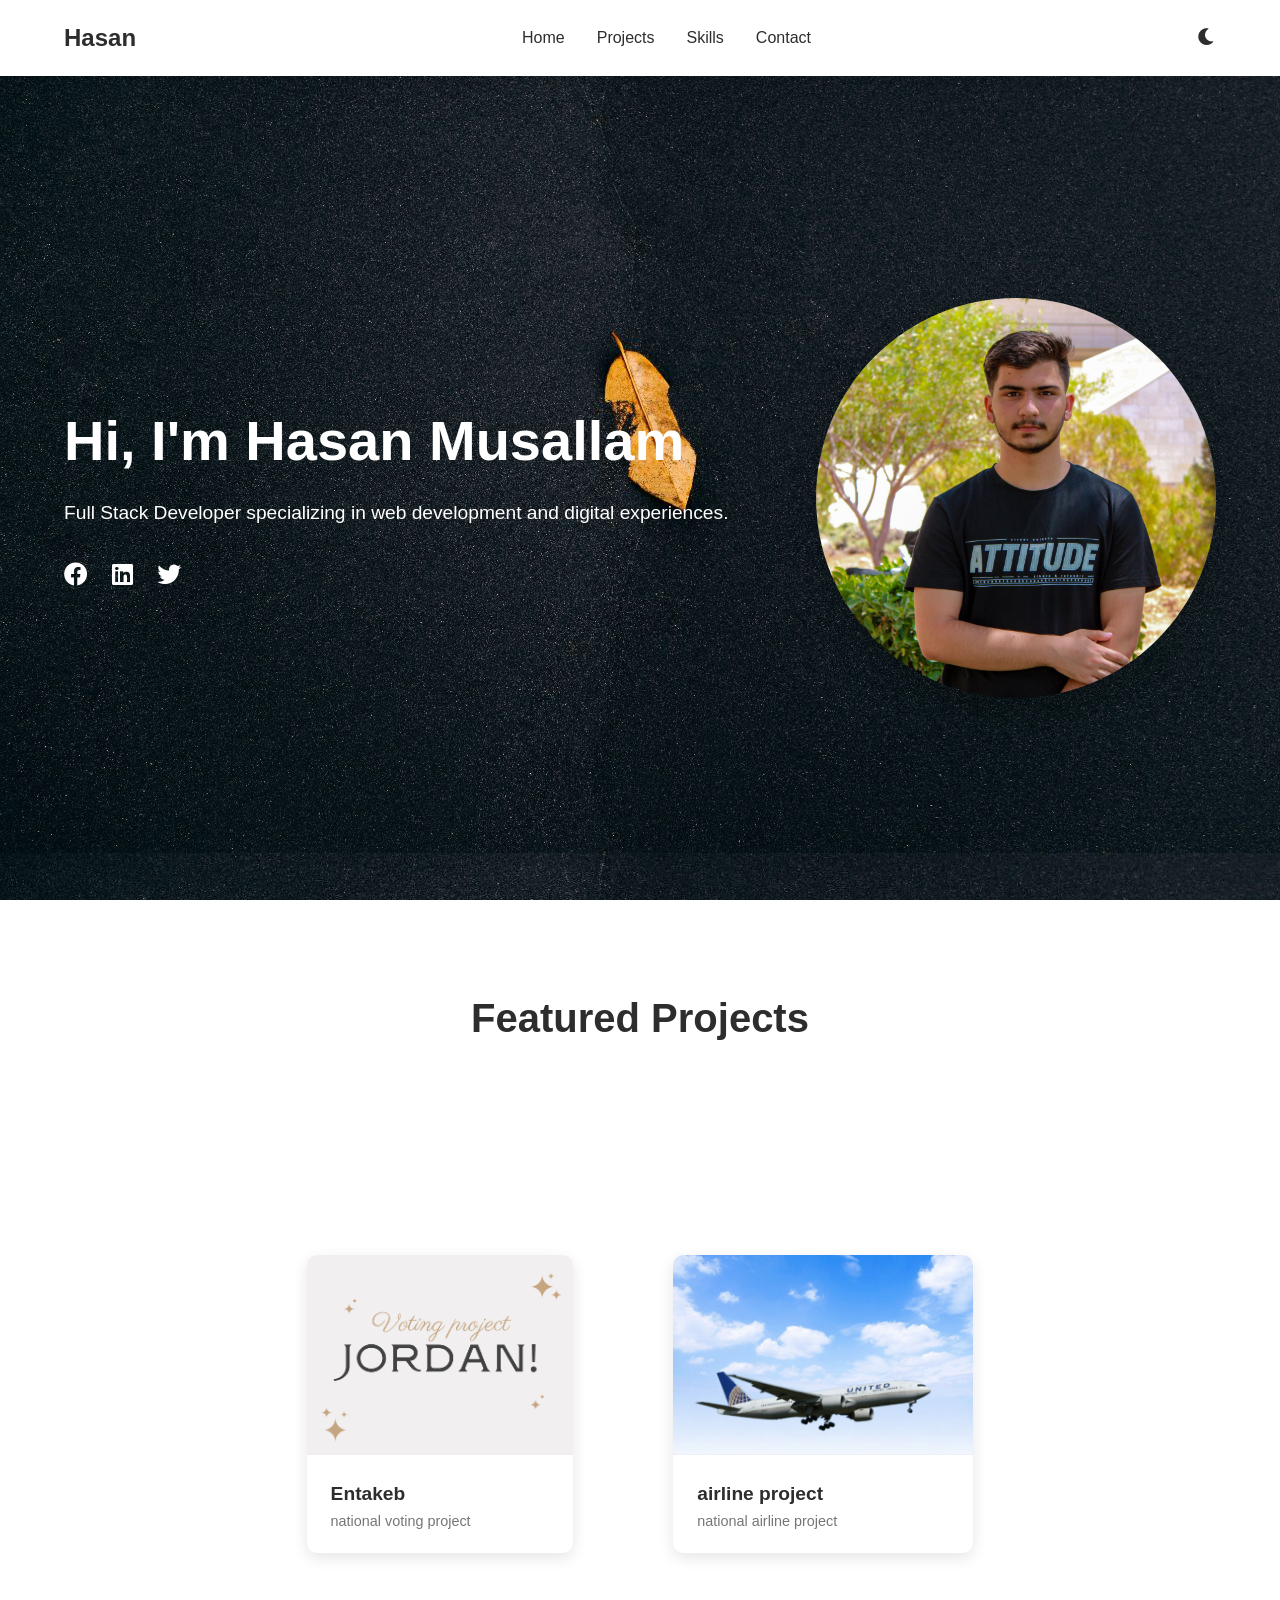
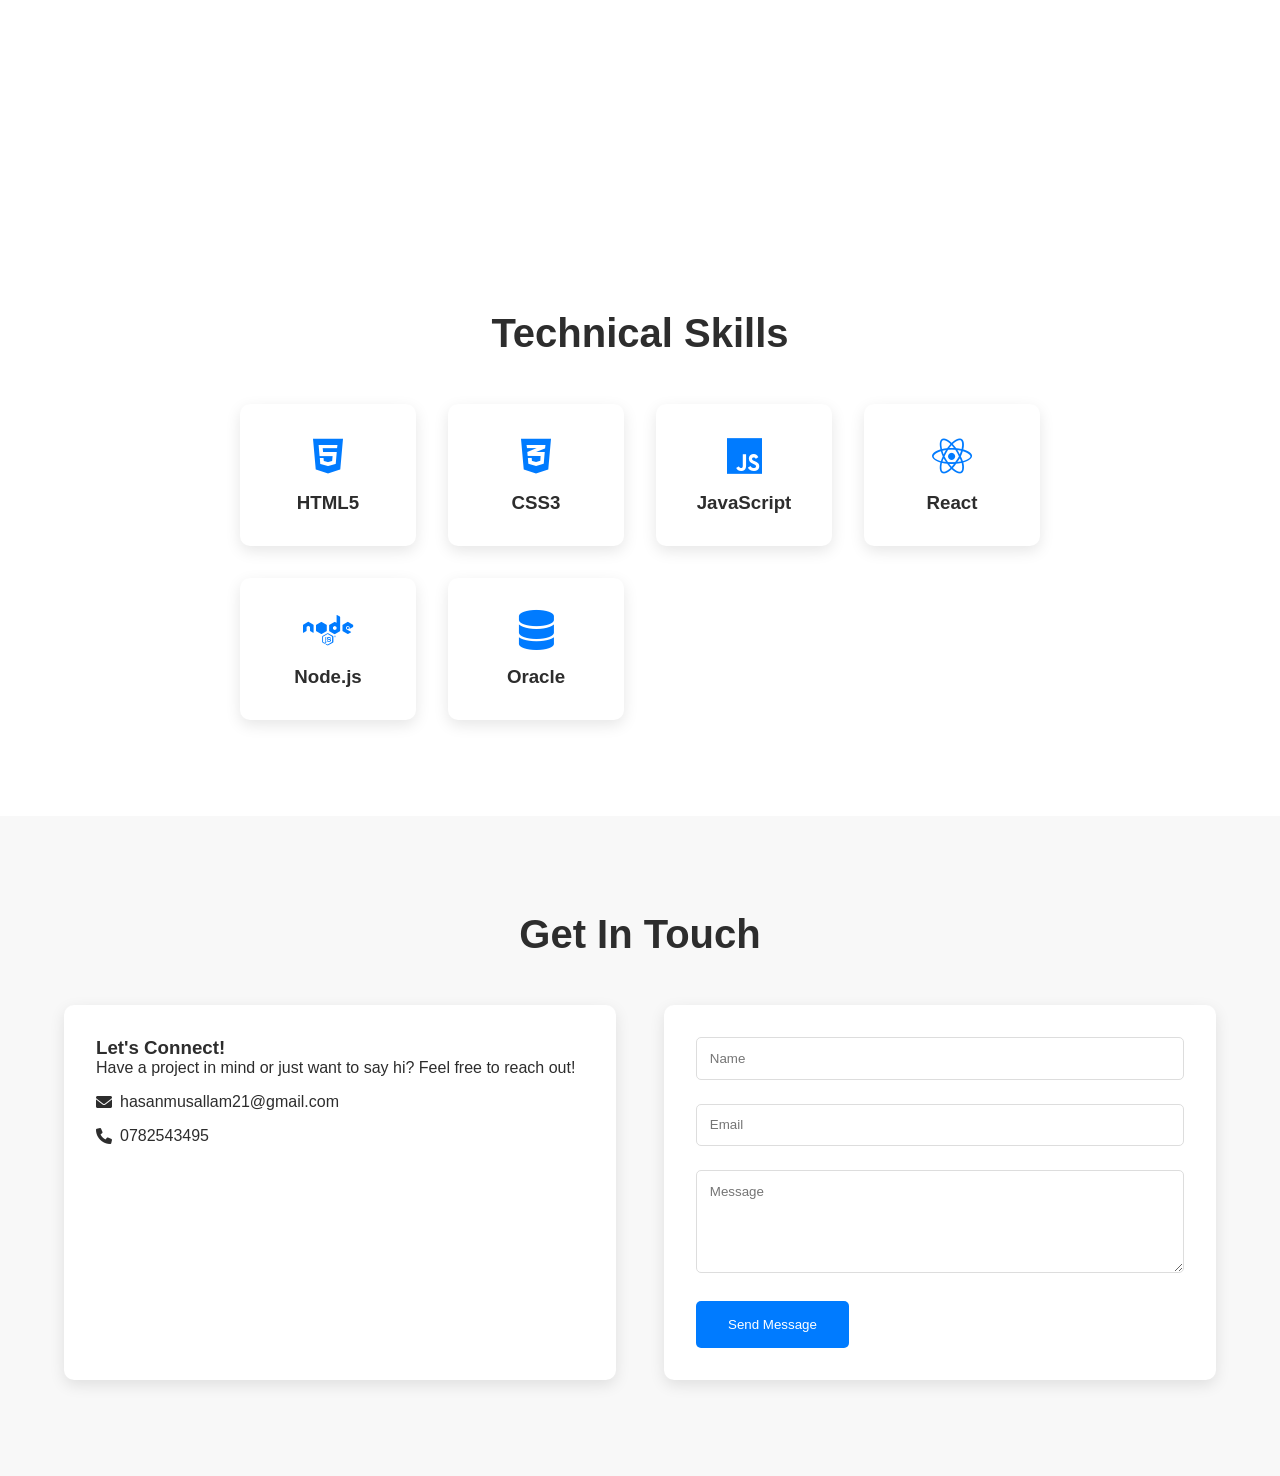
<file: index.html>
<!DOCTYPE html>
<html lang="en">
<head>
    <meta charset="UTF-8">
    <meta name="viewport" content="width=device-width, initial-scale=1.0">
    <title>Your Name - Portfolio</title>
    <link href="https://cdnjs.cloudflare.com/ajax/libs/font-awesome/6.0.0/css/all.min.css" rel="stylesheet">
<link rel="stylesheet" href="styles.css">
</head>
<body>
    <nav>
        <h2>Hasan</h2>
        <div class="nav-links">
            <a href="#home">Home</a>
            <a href="#projects">Projects</a>
            <a href="#skills">Skills</a>
            <a href="#contact">Contact</a>
        </div>
        <button class="theme-toggle"><i class="fas fa-moon"></i></button>
    </nav>

    <section class="hero" id="home">
        <div class="hero-content">
            <h1>Hi, I'm Hasan Musallam</h1>
            <p>Full Stack Developer specializing in web development and digital experiences.</p>
            <div class="social-links">
                <a href="#"><i class="fab fa-facebook"></i></a>
                <a href="#"><i class="fab fa-linkedin"></i></a>
                <a href="#"><i class="fab fa-twitter"></i></a>
            </div>
        </div>
        <img src="imge/profile2.jpg" alt="Your Name" class="profile-img">
    </section>

    <section class="projects" id="projects">
        <h2 class="section-title">Featured Projects</h2>
        <div class="project-grid">
            <div class="project-card">
             <a href="file:///C:/Users/hs973/Desktop/my-face-api-project/test.html">   <img src="imge/Voting-project.png" alt="Project 1" class="project-image" ></a>
                <div class="project-info">
                    <h3 class="project-title">Entakeb</h3>
                    <p class="project-description">national voting project</p>
                </div>
            </div>
            <div class="project-card">
               <a href="file:///C:/Users/hs973/Desktop/website%20for%20airplane/index.html"> <img src="imge/project1.jpg" alt="Project 1" class="project-image"></a>
                <div class="project-info">
                    <h3 class="project-title">airline project</h3>
                    <p class="project-description">national airline project</p>
                </div>
            </div>
          
        </div>
    </section>

    <!-- Add Skills and Contact sections here -->
<!-- Skills Section -->
<section class="skills" id="skills">
    <h2 class="section-title">Technical Skills</h2>
    <div class="skills-grid">
        <div class="skill-card animate">
            <i class="fab fa-html5"></i>
            <h3>HTML5</h3>
        </div>
        <div class="skill-card animate">
            <i class="fab fa-css3-alt"></i>
            <h3>CSS3</h3>
        </div>
        <div class="skill-card animate">
            <i class="fab fa-js"></i>
            <h3>JavaScript</h3>
        </div>
        <div class="skill-card animate">
            <i class="fab fa-react"></i>
            <h3>React</h3>
        </div>
        <div class="skill-card animate">
            <i class="fab fa-node"></i>
            <h3>Node.js</h3>
        </div>
        <div class="skill-card animate">
            <i class="fas fa-database"></i>
            <h3>Oracle</h3>
        </div>
        <!-- Add more skills -->
    </div>
</section>

    <section class="contact" id="contact">
        <h2 class="section-title">Get In Touch</h2>
        <div class="contact-container">
            <div class="contact-info animate">
                <h3>Let's Connect!</h3>
                <p>Have a project in mind or just want to say hi? Feel free to reach out!</p>
                <div class="contact-details">
                    <p><i class="fas fa-envelope"></i> hasanmusallam21@gmail.com</p>
                    <p><i class="fas fa-phone"></i> 0782543495</p>
                </div>
            </div>
            <form class="contact-form animate">
                <div class="form-group">
                    <input type="text" placeholder="Name" required>
                </div>
                <div class="form-group">
                    <input type="email" placeholder="Email" required>
                </div>
                <div class="form-group">
                    <textarea rows="5" placeholder="Message" required></textarea>
                </div>
                <button type="submit" class="submit-btn">Send Message</button>
            </form>
        </div>
    </section>
    <script src="scrept.js"></script>
</body>
</html>
</file>
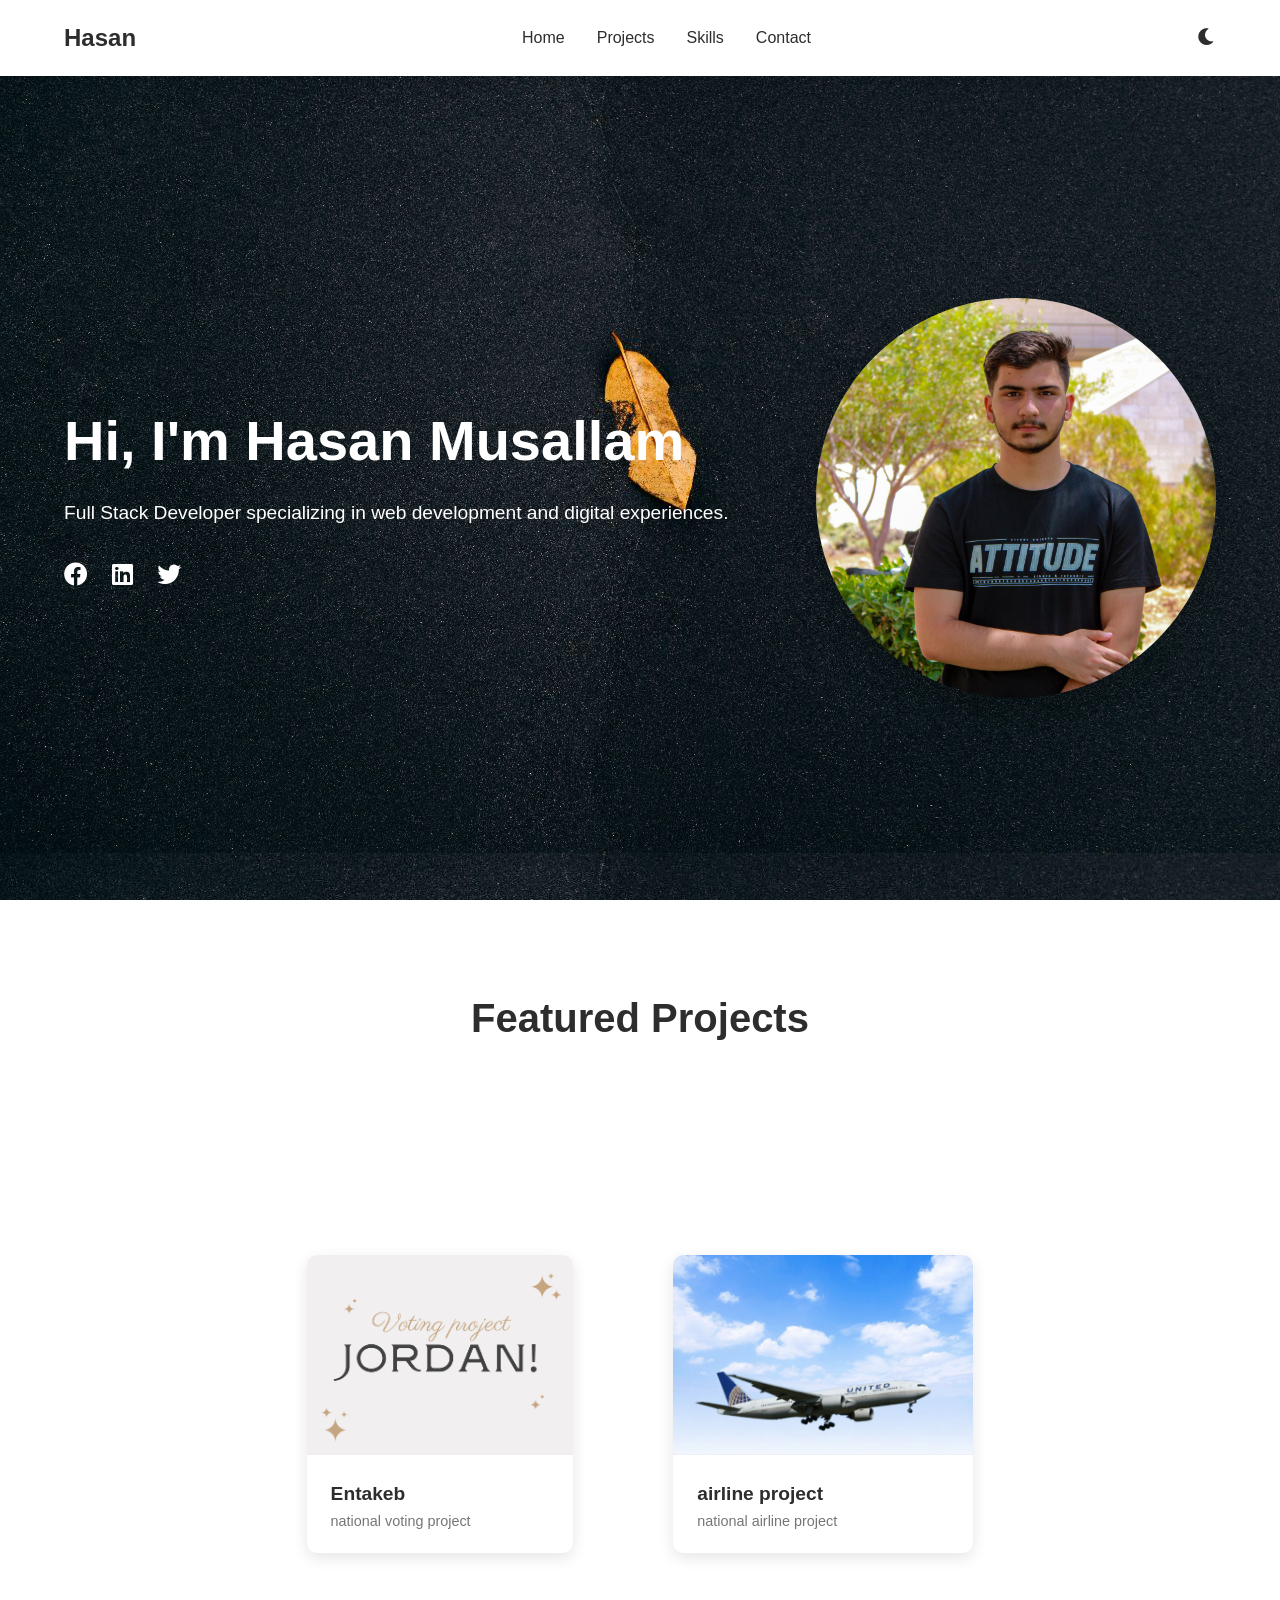
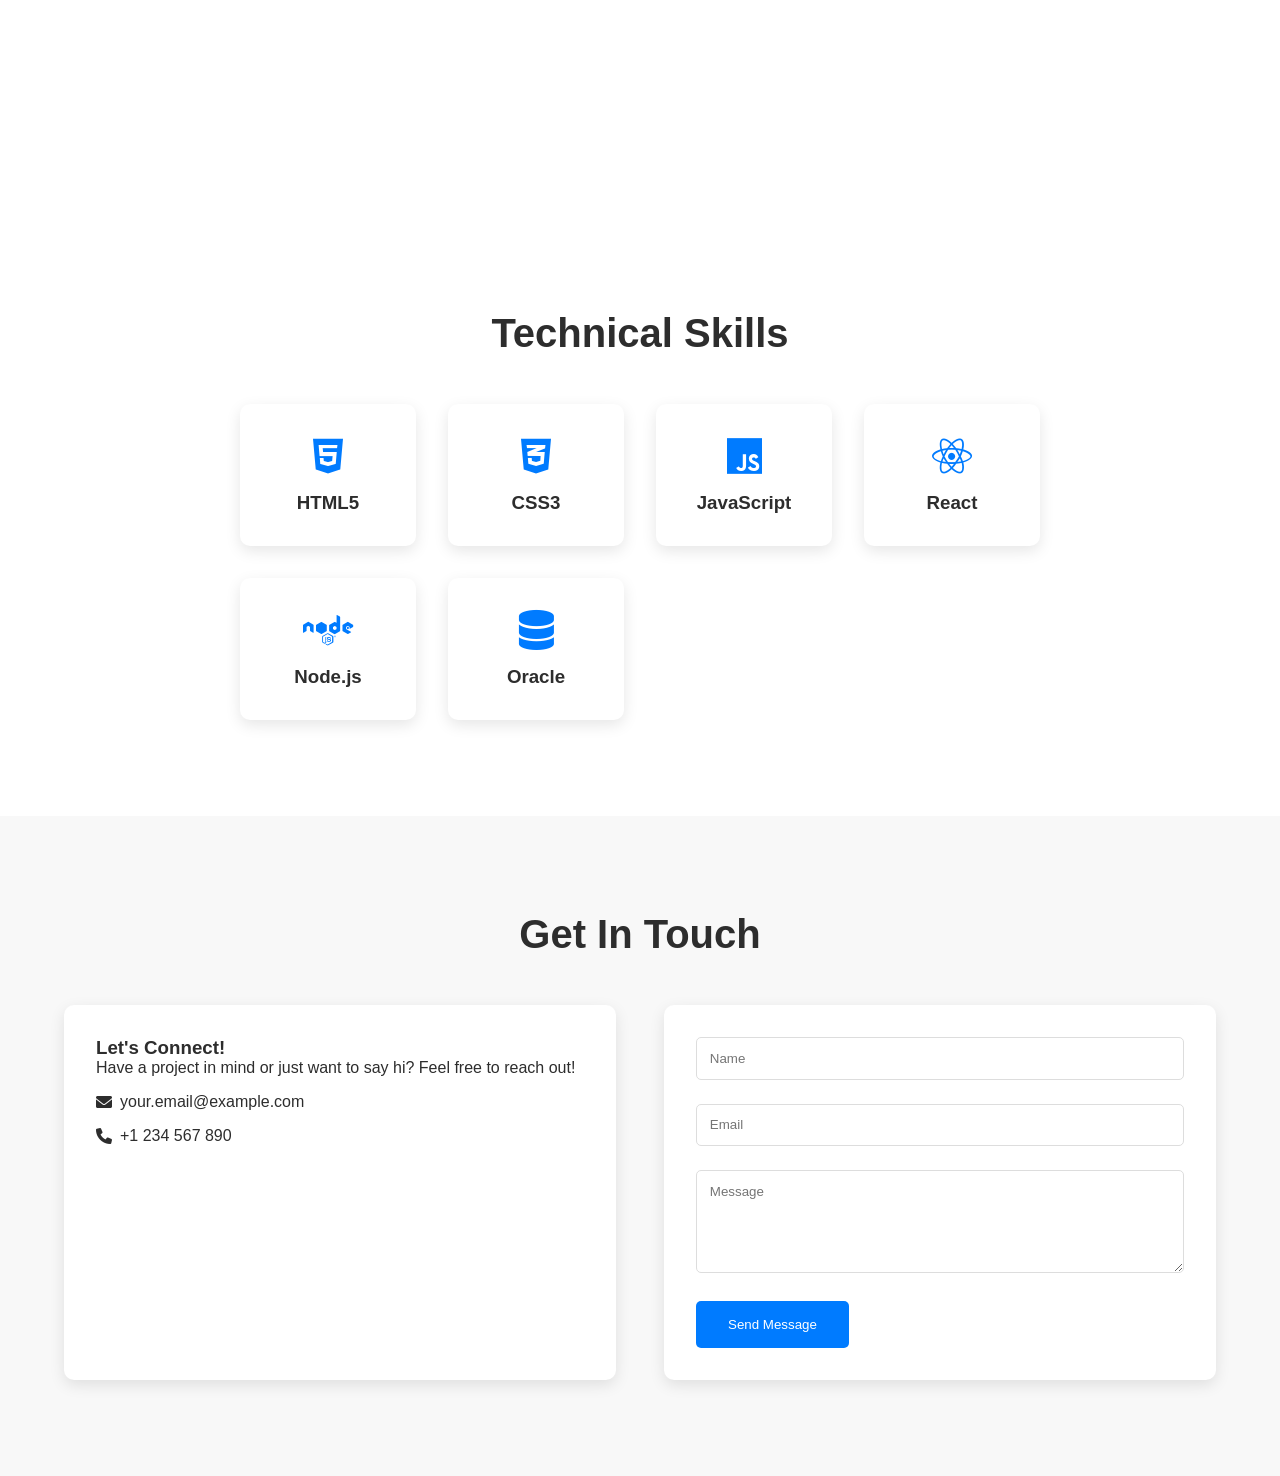
<file: test.html>
<!DOCTYPE html>
<html lang="en">
<head>
    <meta charset="UTF-8">
    <meta name="viewport" content="width=device-width, initial-scale=1.0">
    <title>Your Name - Portfolio</title>
    <link href="https://cdnjs.cloudflare.com/ajax/libs/font-awesome/6.0.0/css/all.min.css" rel="stylesheet">
<link rel="stylesheet" href="styles.css">
</head>
<body>
    <nav>
        <h2>Hasan</h2>
        <div class="nav-links">
            <a href="#home">Home</a>
            <a href="#projects">Projects</a>
            <a href="#skills">Skills</a>
            <a href="#contact">Contact</a>
        </div>
        <button class="theme-toggle"><i class="fas fa-moon"></i></button>
    </nav>

    <section class="hero" id="home">
        <div class="hero-content">
            <h1>Hi, I'm Hasan Musallam</h1>
            <p>Full Stack Developer specializing in web development and digital experiences.</p>
            <div class="social-links">
                <a href="#"><i class="fab fa-facebook"></i></a>
                <a href="#"><i class="fab fa-linkedin"></i></a>
                <a href="#"><i class="fab fa-twitter"></i></a>
            </div>
        </div>
        <img src="imge/profile2.jpg" alt="Your Name" class="profile-img">
    </section>

    <section class="projects" id="projects">
        <h2 class="section-title">Featured Projects</h2>
        <div class="project-grid">
            <div class="project-card">
             <a href="file:///C:/Users/hs973/Desktop/my-face-api-project/test.html">   <img src="imge/Voting-project.png" alt="Project 1" class="project-image" ></a>
                <div class="project-info">
                    <h3 class="project-title">Entakeb</h3>
                    <p class="project-description">national voting project</p>
                </div>
            </div>
            <div class="project-card">
               <a href="file:///C:/Users/hs973/Desktop/website%20for%20airplane/index.html"> <img src="imge/project1.jpg" alt="Project 1" class="project-image"></a>
                <div class="project-info">
                    <h3 class="project-title">airline project</h3>
                    <p class="project-description">national airline project</p>
                </div>
            </div>
          
        </div>
    </section>

    <!-- Add Skills and Contact sections here -->
<!-- Skills Section -->
<section class="skills" id="skills">
    <h2 class="section-title">Technical Skills</h2>
    <div class="skills-grid">
        <div class="skill-card animate">
            <i class="fab fa-html5"></i>
            <h3>HTML5</h3>
        </div>
        <div class="skill-card animate">
            <i class="fab fa-css3-alt"></i>
            <h3>CSS3</h3>
        </div>
        <div class="skill-card animate">
            <i class="fab fa-js"></i>
            <h3>JavaScript</h3>
        </div>
        <div class="skill-card animate">
            <i class="fab fa-react"></i>
            <h3>React</h3>
        </div>
        <div class="skill-card animate">
            <i class="fab fa-node"></i>
            <h3>Node.js</h3>
        </div>
        <div class="skill-card animate">
            <i class="fas fa-database"></i>
            <h3>Oracle</h3>
        </div>
        <!-- Add more skills -->
    </div>
</section>

    <section class="contact" id="contact">
        <h2 class="section-title">Get In Touch</h2>
        <div class="contact-container">
            <div class="contact-info animate">
                <h3>Let's Connect!</h3>
                <p>Have a project in mind or just want to say hi? Feel free to reach out!</p>
                <div class="contact-details">
                    <p><i class="fas fa-envelope"></i> your.email@example.com</p>
                    <p><i class="fas fa-phone"></i> +1 234 567 890</p>
                </div>
            </div>
            <form class="contact-form animate">
                <div class="form-group">
                    <input type="text" placeholder="Name" required>
                </div>
                <div class="form-group">
                    <input type="email" placeholder="Email" required>
                </div>
                <div class="form-group">
                    <textarea rows="5" placeholder="Message" required></textarea>
                </div>
                <button type="submit" class="submit-btn">Send Message</button>
            </form>
        </div>
    </section>
    <script src="scrept.js"></script>
</body>
</html>
</file>
<file: styles.css>
:root {
    --primary-color: #2d2d2d;
    --secondary-color: #767676;
    --background-color: #ffffff;
    --accent-color: #007bff;
}

* {
    margin: 0;
    padding: 0;
    box-sizing: border-box;
    font-family: 'Segoe UI', sans-serif;
}

body {
    background-color: var(--background-color);
    color: var(--primary-color);
    transition: all 0.3s ease;
}

body.dark-mode {
    --primary-color: #ffffff;
    --secondary-color: #b3b3b3;
    --background-color: #1a1a1a;
}

/* Navigation */
nav {
    position: fixed;
    width: 100%;
    padding: 1.5rem 5%;
    background:white;
    display: flex;
    justify-content: space-between;
    align-items: center;
    z-index: 1000;
    box-shadow: 0 2px 10px rgba(0,0,0,0.1);
}

.dark-mode nav {
    background: rgba(26, 26, 26, 0.95);
}

.nav-links {
    display: flex;
    gap: 2rem;
}

.nav-links a {
    text-decoration: none;
    color: var(--primary-color);
    font-weight: 500;
    transition: color 0.3s ease;
}

.nav-links a:hover {
    color: var(--accent-color);
}

.theme-toggle {
    background: none;
    border: none;
    cursor: pointer;
    font-size: 1.2rem;
    color: var(--primary-color);
}

/* Hero Section */
.hero {
    background-image: url("imge/background.jpg");
    padding: 12rem 5% 6rem;
    display: flex;
    align-items: center;
    justify-content: space-between;
    min-height: 100vh;
}

.hero-content {
    max-width: 700px;
    opacity: 0;
    transform: translateY(30px);
    transition: all 0.6s ease;
}

.hero-content.visible {
    opacity: 1;
    transform: translateY(0);
}

.hero h1 {
    font-size: 3.5rem;
    margin-bottom: 1.5rem;
    line-height: 1.2;
    color: white;
}

.hero p {
    font-size: 1.2rem;
    color: white;
    margin-bottom: 2rem;
    line-height: 1.6;
}

.social-links {
    display: flex;
    gap: 1.5rem;
    margin-top: 2rem;
}

.social-links a {
    color: white;
    font-size: 1.5rem;
    transition: color 0.3s ease;
}

.social-links a:hover {
    color: var(--accent-color);
}

.profile-img {
    width: 400px;
    height: 400px;
    border-radius: 50%;
    object-fit: cover;
    box-shadow: 0 10px 30px rgba(0,0,0,0.2);
    opacity: 0;
    transform: translateX(30px);
    transition: all 0.6s ease;
}

.profile-img.visible {
    opacity: 1;
    transform: translateX(0);
}

/* Projects Section */
.projects {
    padding: 6rem 5%;
}

.section-title {
    font-size: 2.5rem;
    margin-bottom: 3rem;
    text-align: center;
}

.project-grid {
    display: flex;
    justify-content: center; /* Centers horizontally */
    align-items: center; /* Centers vertically */
    height: 70vh; /* Full viewport height */
    gap: 100px;
}

.project-card {

    background:var(--background-color);
    border-radius: 10px;
    overflow: hidden;
    box-shadow: 0 5px 15px rgba(0,0,0,0.1);
    transition: transform 0.3s ease;
}

.project-card:hover {
    transform: translateY(-10px);
}

.project-image {
    width: 100%;
    height: 200px;
    object-fit: cover;
}

.project-info {
    padding: 1.5rem;
}

.project-title {
    font-size: 1.2rem;
    margin-bottom: 0.5rem;
}

.project-description {
    color: var(--secondary-color);
    font-size: 0.9rem;
}

/* Responsive Design */
@media (max-width: 768px) {
    .hero {
        flex-direction: column;
        text-align: center;
        padding: 8rem 5% 4rem;
    }

    .profile-img {
        width: 250px;
        height: 250px;
        margin-top: 3rem;
    }

    .nav-links {
        display: none;
    }
}


/* Skills Section */
.skills {
    padding: 6rem 5%;
    background: var(--background-color);
}

.skills-grid {
    display: grid;
    grid-template-columns: repeat(auto-fit, minmax(150px, 1fr));
    gap: 2rem;
    max-width: 800px;
    margin: 0 auto;
}

.skill-card {
    background: var(--background-color);
    padding: 2rem;
    text-align: center;
    border-radius: 10px;
    box-shadow: 0 5px 15px rgba(0,0,0,0.1);
    transition: transform 0.3s ease;
}

.skill-card:hover {
    transform: translateY(-5px);
}

.skill-card i {
    font-size: 2.5rem;
    margin-bottom: 1rem;
    color: var(--accent-color);
}

/* Contact Section */
.contact {
    padding: 6rem 5%;
    background: #f8f8f8;
}

.dark-mode .contact {
    background: #2d2d2d;
}

.contact-container {
    max-width: 1200px;
    margin: 0 auto;
    display: grid;
    grid-template-columns: 1fr 1fr;
    gap: 3rem;
}

.contact-info {
    background: var(--background-color);
    padding: 2rem;
    border-radius: 10px;
    box-shadow: 0 5px 15px rgba(0,0,0,0.1);
}

.contact-details p {
    margin: 1rem 0;
    display: flex;
    align-items: center;
    gap: 0.5rem;
}

.contact-form {
    background: var(--background-color);
    padding: 2rem;
    border-radius: 10px;
    box-shadow: 0 5px 15px rgba(0,0,0,0.1);
}

.form-group {
    margin-bottom: 1.5rem;
}

.form-group input,
.form-group textarea {
    width: 100%;
    padding: 0.8rem;
    border: 1px solid #ddd;
    border-radius: 5px;
    background: var(--background-color);
    color: var(--primary-color);
}

.submit-btn {
    background: var(--accent-color);
    color: white;
    padding: 1rem 2rem;
    border: none;
    border-radius: 5px;
    cursor: pointer;
    transition: transform 0.3s ease;
}

.submit-btn:hover {
    transform: translateY(-2px);
}

@media (max-width: 768px) {
    .hero {
        flex-direction: column;
        text-align: center;
        padding: 8rem 5% 4rem;
    }

    .profile-img {
        width: 250px;
        height: 250px;
        margin-top: 3rem;
    }

    .nav-links {
        display: none;
    }

    .contact-container {
        grid-template-columns: 1fr;
    }
    
    .skills-grid {
        grid-template-columns: repeat(auto-fit, minmax(120px, 1fr));
    }
}
</file>
